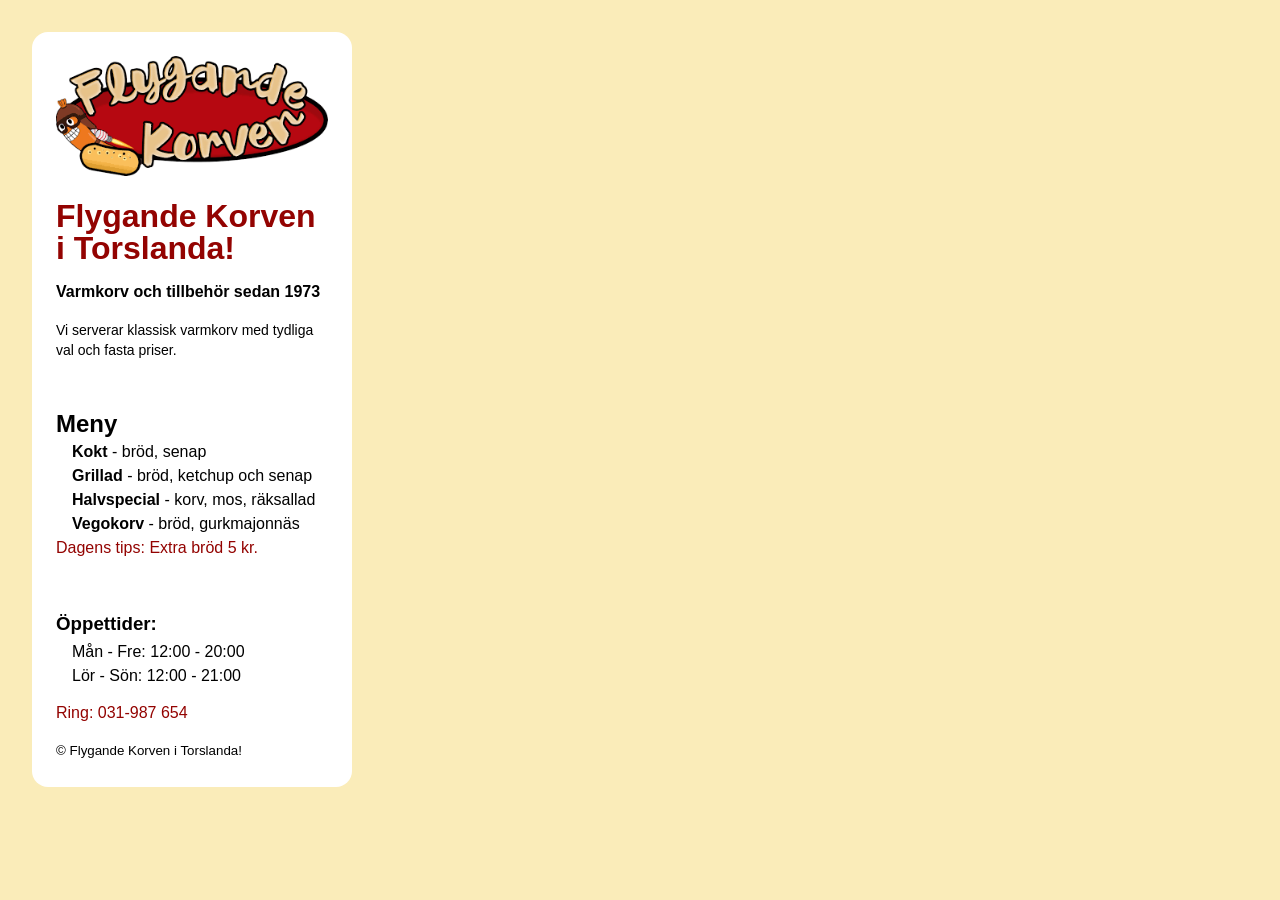
<file: index.html>
<!doctype html>
<html lang="sv">
  <head>
     <meta charset="utf-8">
     <meta name="viewport" content="width=device-width, initial-scale=1">
     <title>Flygande Korven</title>
     <link rel="stylesheet" href="style.css">
  </head>
  <body>  
    <div class="menu-card">    
  <header>
      <img 
          class="logo"
          src="assets/flygande-korven-logo.png" alt="Flygande Korven">
      <h1>Flygande Korven i Torslanda!</h1>
      <p class="tagline">Varmkorv och tillbehör sedan 1973</p>
      <p class="description">Vi serverar klassisk varmkorv med tydliga val och fasta priser.</p>
  </header>
  <main>   
    <h2>Meny</h2>
    <ul class="menu-list">
      <li><b>Kokt</b> - bröd, senap</li>
      <li><b>Grillad</b> - bröd, ketchup och senap</li>
      <li><b>Halvspecial</b> - korv, mos, räksallad</li>
      <li><b>Vegokorv</b> - bröd, gurkmajonnäs</li>
    </ul>
      <p class="tips">Dagens tips: Extra bröd 5 kr.</p>
  </main>
  <footer> 
      <h3> Öppettider:</h3>
    <ul class="open-time">
      <li>Mån - Fre: 12:00 - 20:00</li>
      <li> Lör - Sön: 12:00 - 21:00</li>
    </ul>
      <p class="call">Ring: 031-987 654</p>
      <small>© Flygande Korven i Torslanda!</small>
  </footer>
    </div>
  </body>
</html>
</file>
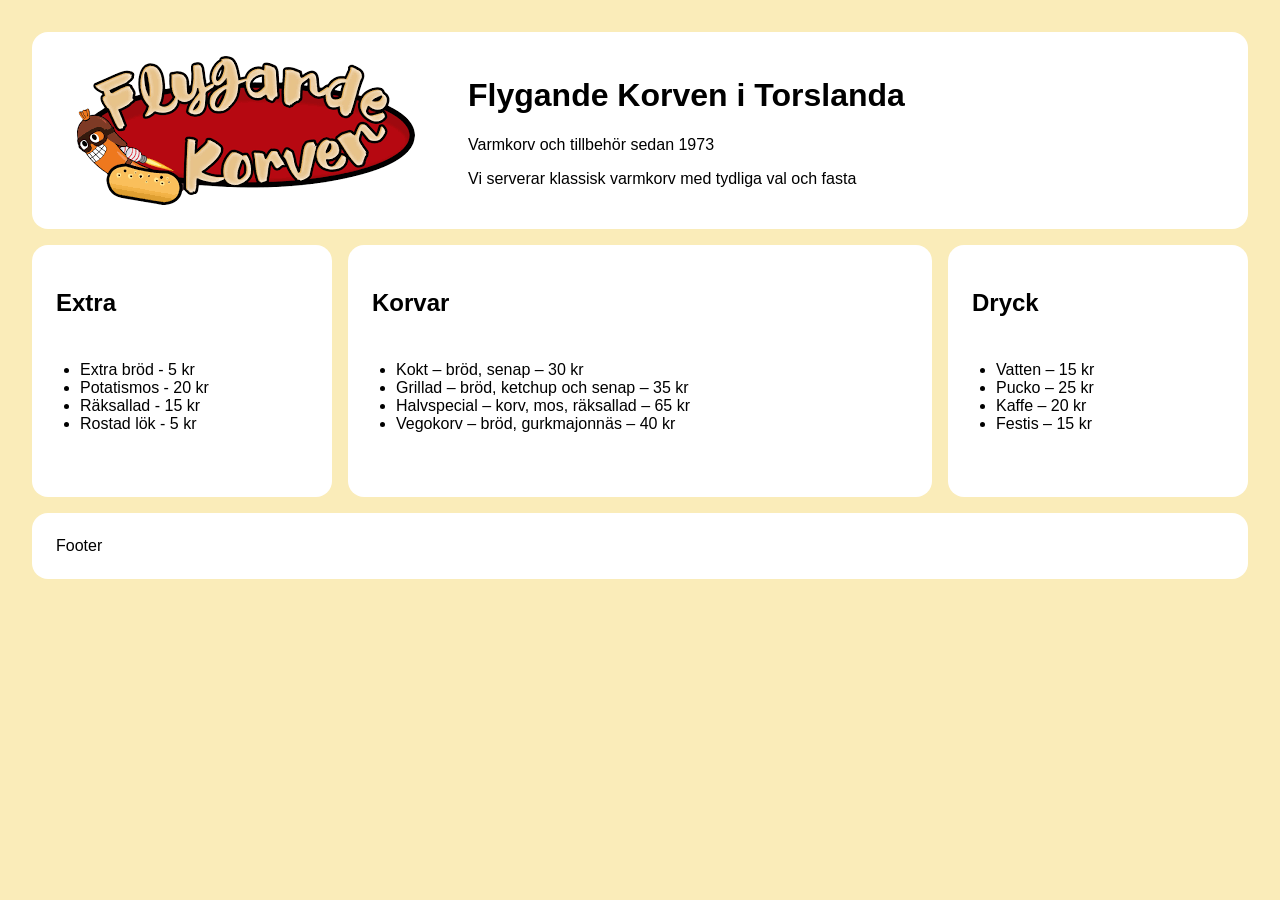
<file: flex/index.html>
<!doctype html>
<html lang="sv">
  <head>
     <meta charset="utf-8">
     <meta name="viewport" content="width=device-width, initial-scale=1">
     <title>Flygande Korven</title>
     <link rel="stylesheet" href="style.css">
  </head>
  <body>
      
    <div class="menu-wrapper">
      <header class="card">
      <div class="logo">
        <img src="/assets/flygande-korven-logo.png"/>
      </div>

      <div class="text"> 
            <h1> Flygande Korven i Torslanda</h1>
                <p>Varmkorv och tillbehör sedan 1973</p>
                <p>Vi serverar klassisk varmkorv med tydliga val och fasta</p>
      </div>
      </header>
      
      <div class="menu-middle">
          <aside class="card">
            <h2>Extra</h2>
              <ul class="card">
                <li>Extra bröd - 5 kr</li>
                <li>Potatismos - 20 kr</li>
                <li>Räksallad - 15 kr</li>
                <li>Rostad lök - 5 kr</li>
              </ul>
          </aside>
          <main class="card">
             <h2>Korvar</h2>
              <ul class="card">
                <li>Kokt – bröd, senap – 30 kr</li>
                <li>Grillad – bröd, ketchup och senap – 35 kr</li>
                <li>Halvspecial – korv, mos, räksallad – 65 kr</li>
                <li>Vegokorv – bröd, gurkmajonnäs – 40 kr</li>
              </ul>
          </main>
          <aside class="card">
             <h2>Dryck</h2>
              <ul class="card">
                <li>Vatten – 15 kr</li>
                <li>Pucko – 25 kr</li>
                <li>Kaffe – 20 kr</li>
                <li>Festis – 15 kr</li>
              </ul>
          </aside>
      </div>
      
      <footer class="card">Footer</footer>  
    </div>
  </body>
</html>
</file>
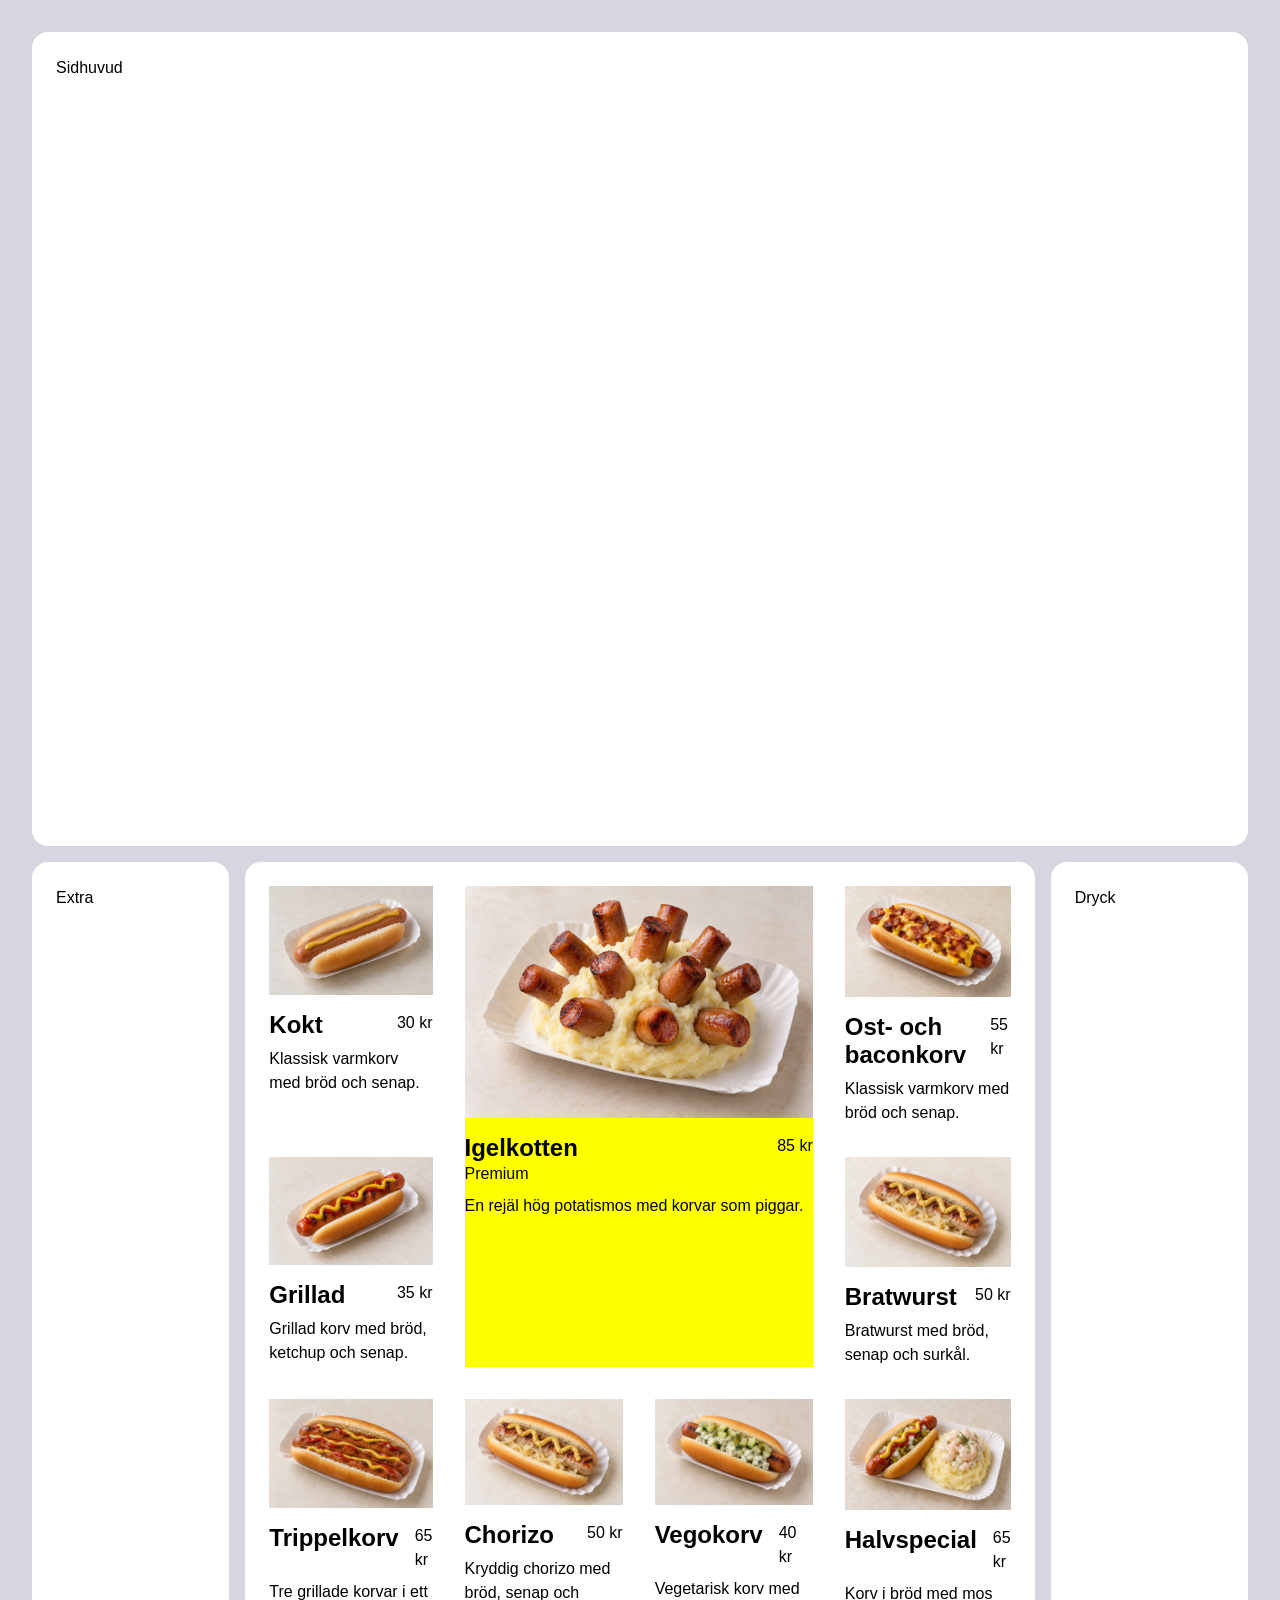
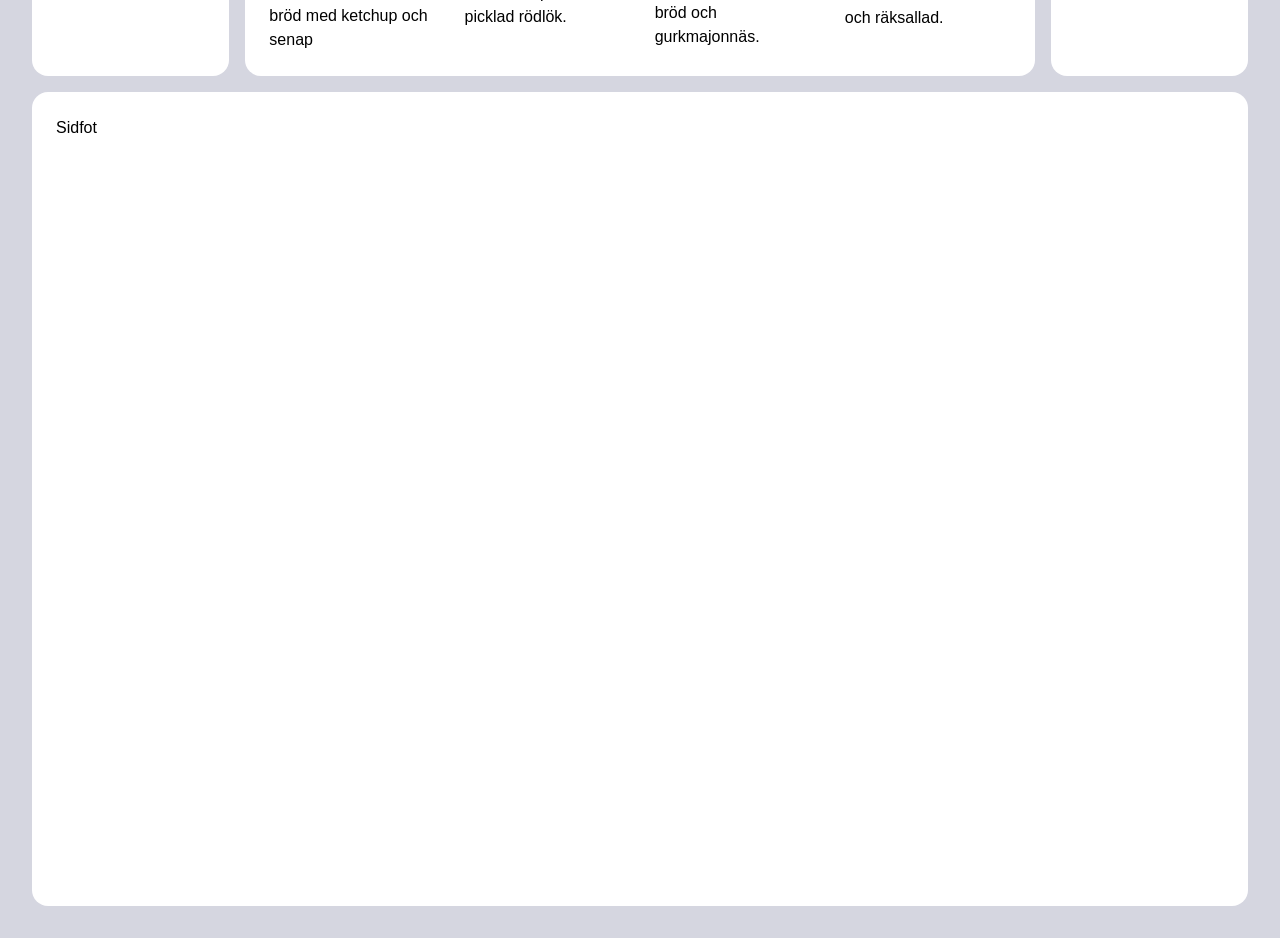
<file: grid/index.html>
<!doctype html>
<html lang="sv">
<head>
  <meta charset="utf-8">
  <meta name="viewport" content="width=device-width, initial-scale=1">
  <title>Flygande Korven – start med Flexbox</title>
  <link rel="stylesheet" href="style.css">
</head>
<body>
  <div class="layout">
    <header class="card">Sidhuvud</header>
    <aside class="card">Extra</aside>
    <main class="card">
      <article class="dish-card">
        <img src="assets/kokt.jpg" width="1536" height="1024" alt="Kokt korv i bröd med senap">
        <div class="dish-copy">
          <div class="dish-heading">
            <div class="dish-label"><h2 class="dish-name">Kokt</h2></div>
            <p class="dish-price">30 kr</p>
          </div>
          <p class="dish-description">Klassisk varmkorv med bröd och senap.</p>
        </div>
      </article>
      <article class="dish-card featured">
        <img src="assets/igelkotten.jpg" width="1536" height="1024" alt="Potatismos med grillade korvbitar som piggar">
        <div class="dish-copy">
          <div class="dish-heading">
            <div class="dish-label"><h2 class="dish-name">Igelkotten</h2><span class="premium">Premium</span></div>
            <p class="dish-price">85 kr</p>
          </div>
          <p class="dish-description">En rejäl hög potatismos med korvar som piggar.</p>
        </div>
      </article>
      <article class="dish-card">
        <img src="assets/ostbacon.jpg" width="1536" height="1024" alt="Korv i bröd med ost och bacon">
        <div class="dish-copy">
          <div class="dish-heading">
            <div class="dish-label"><h2 class="dish-name">Ost- och baconkorv</h2></div>
            <p class="dish-price">55 kr</p>
          </div>
          <p class="dish-description">Klassisk varmkorv med bröd och senap.</p>
        </div>
      </article>
      <article class="dish-card">
        <img src="assets/grillad.jpg" width="1536" height="1024" alt="Grillad korv i bröd med ketchup och senap">
        <div class="dish-copy">
          <div class="dish-heading">
            <div class="dish-label"><h2 class="dish-name">Grillad</h2></div>
            <p class="dish-price">35 kr</p>
          </div>
          <p class="dish-description">Grillad korv med bröd, ketchup och senap.</p>
        </div>
      </article>
      <article class="dish-card">
        <img src="assets/bratwurst.jpg" width="1536" height="1024" alt="Bratwurst i bröd med senap och surkål">
        <div class="dish-copy">
          <div class="dish-heading">
            <div class="dish-label"><h2 class="dish-name">Bratwurst</h2></div>
            <p class="dish-price">50 kr</p>
          </div>
          <p class="dish-description">Bratwurst med bröd, senap och surkål.</p>
        </div>
      </article>
      <article class="dish-card">
        <img src="assets/trippelkorv.jpg" width="1536" height="1024" alt="Tre korvar i ett bröd med ketchup och senap">
        <div class="dish-copy">
          <div class="dish-heading">
            <div class="dish-label"><h2 class="dish-name">Trippelkorv</h2></div>
            <p class="dish-price">65 kr</p>
          </div>
          <p class="dish-description">Tre grillade korvar i ett bröd med ketchup och senap</p>
        </div>
      </article>
      <article class="dish-card">
        <img src="assets/bratwurst.jpg" width="1536" height="1024" alt="Korv i bröd med senap, samma referensbild som Bratwurst">
        <div class="dish-copy">
          <div class="dish-heading">
            <div class="dish-label"><h2 class="dish-name">Chorizo</h2></div>
            <p class="dish-price">50 kr</p>
          </div>
          <p class="dish-description">Kryddig chorizo med bröd, senap och picklad rödlök.</p>
        </div>
      </article>
      <article class="dish-card">
        <img src="assets/vegokorv.jpg" width="1536" height="1024" alt="Vegokorv i bröd med gurkmajonnäs">
        <div class="dish-copy">
          <div class="dish-heading">
            <div class="dish-label"><h2 class="dish-name">Vegokorv</h2></div>
            <p class="dish-price">40 kr</p>
          </div>
          <p class="dish-description">Vegetarisk korv med bröd och gurkmajonnäs.</p>
        </div>
      </article>
      <article class="dish-card">
        <img src="assets/halvspecial.jpg" width="1536" height="1024" alt="Korv i bröd med mos och räksallad">
        <div class="dish-copy">
          <div class="dish-heading">
            <div class="dish-label"><h2 class="dish-name">Halvspecial</h2></div>
            <p class="dish-price">65 kr</p>
          </div>
          <p class="dish-description">Korv i bröd med mos och räksallad.</p>
        </div>
      </article>
    </main>
    <aside class="card">Dryck</aside>
    <footer class="card">Sidfot</footer>
  </div>
<div class="menu-wrapper">
  <header class="card menu-header">
    <div class="logo"><img src="assets/flygande-korven-logo.png" width="338" height="149" alt="Flygande Korven"></div>
    <div class="text">
      <h1>Flygande Korven i Torslanda</h1>
      <div class="intro-lines"><p>Varmkorv och tillbehör sedan 1973</p><p>Vi serverar klassisk varmkorv med tydliga val och fasta priser.</p></div>
    </div>
  </header>
  <!-- Nästa steg: flytta upp de tre panelerna och ta bort denna wrapper. -->
  <div class="menu-middle">
  <aside class="card side-menu" aria-labelledby="extra-heading">
    <h2 id="extra-heading">Extra</h2>
    <ul><li>Extra bröd – 5 kr</li><li>Potatismos – 20 kr</li><li>Räksallad – 15 kr</li><li>Rostad lök – 5 kr</li></ul>
  </aside>
  <main class="card main-menu" aria-label="Korvmeny">
    <div class="dish-grid">
      <article class="dish-card">
        <img src="assets/kokt.jpg" width="1536" height="1024" alt="Kokt korv i bröd med senap">
        <div class="dish-copy">
          <div class="dish-heading">
            <div class="dish-label"><h2 class="dish-name">Kokt</h2></div>
            <p class="dish-price">30 kr</p>
          </div>
          <p class="dish-description">Klassisk varmkorv med bröd och senap.</p>
        </div>
      </article>
      <article class="dish-card featured">
        <img src="assets/igelkotten.jpg" width="1536" height="1024" alt="Potatismos med grillade korvbitar som piggar">
        <div class="dish-copy">
          <div class="dish-heading">
            <div class="dish-label"><h2 class="dish-name">Igelkotten</h2><span class="premium">Premium</span></div>
            <p class="dish-price">85 kr</p>
          </div>
          <p class="dish-description">En rejäl hög potatismos med korvar som piggar.</p>
        </div>
      </article>
      <article class="dish-card">
        <img src="assets/ostbacon.jpg" width="1536" height="1024" alt="Korv i bröd med ost och bacon">
        <div class="dish-copy">
          <div class="dish-heading">
            <div class="dish-label"><h2 class="dish-name">Ost- och baconkorv</h2></div>
            <p class="dish-price">55 kr</p>
          </div>
          <p class="dish-description">Klassisk varmkorv med bröd och senap.</p>
        </div>
      </article>
      <article class="dish-card">
        <img src="assets/grillad.jpg" width="1536" height="1024" alt="Grillad korv i bröd med ketchup och senap">
        <div class="dish-copy">
          <div class="dish-heading">
            <div class="dish-label"><h2 class="dish-name">Grillad</h2></div>
            <p class="dish-price">35 kr</p>
          </div>
          <p class="dish-description">Grillad korv med bröd, ketchup och senap.</p>
        </div>
      </article>
      <article class="dish-card">
        <img src="assets/bratwurst.jpg" width="1536" height="1024" alt="Bratwurst i bröd med senap och surkål">
        <div class="dish-copy">
          <div class="dish-heading">
            <div class="dish-label"><h2 class="dish-name">Bratwurst</h2></div>
            <p class="dish-price">50 kr</p>
          </div>
          <p class="dish-description">Bratwurst med bröd, senap och surkål.</p>
        </div>
      </article>
      <article class="dish-card">
        <img src="assets/trippelkorv.jpg" width="1536" height="1024" alt="Tre korvar i ett bröd med ketchup och senap">
        <div class="dish-copy">
          <div class="dish-heading">
            <div class="dish-label"><h2 class="dish-name">Trippelkorv</h2></div>
            <p class="dish-price">65 kr</p>
          </div>
          <p class="dish-description">Tre grillade korvar i ett bröd med ketchup och senap</p>
        </div>
      </article>
      <article class="dish-card">
        <img src="assets/bratwurst.jpg" width="1536" height="1024" alt="Korv i bröd med senap, samma referensbild som Bratwurst">
        <div class="dish-copy">
          <div class="dish-heading">
            <div class="dish-label"><h2 class="dish-name">Chorizo</h2></div>
            <p class="dish-price">50 kr</p>
          </div>
          <p class="dish-description">Kryddig chorizo med bröd, senap och picklad rödlök.</p>
        </div>
      </article>
      <article class="dish-card">
        <img src="assets/vegokorv.jpg" width="1536" height="1024" alt="Vegokorv i bröd med gurkmajonnäs">
        <div class="dish-copy">
          <div class="dish-heading">
            <div class="dish-label"><h2 class="dish-name">Vegokorv</h2></div>
            <p class="dish-price">40 kr</p>
          </div>
          <p class="dish-description">Vegetarisk korv med bröd och gurkmajonnäs.</p>
        </div>
      </article>
      <article class="dish-card">
        <img src="assets/halvspecial.jpg" width="1536" height="1024" alt="Korv i bröd med mos och räksallad">
        <div class="dish-copy">
          <div class="dish-heading">
            <div class="dish-label"><h2 class="dish-name">Halvspecial</h2></div>
            <p class="dish-price">65 kr</p>
          </div>
          <p class="dish-description">Korv i bröd med mos och räksallad.</p>
        </div>
      </article>
    </div>
  </main>
  <aside class="card side-menu" aria-labelledby="drink-heading">
    <h2 id="drink-heading">Dryck</h2>
    <ul><li>Vatten – 15 kr</li><li>Pucko – 25 kr</li><li>Kaffe – 20 kr</li><li>Festis – 15 kr</li></ul>
  </aside>
  </div>
  <footer class="card menu-footer">
    <div class="footer-copy">
      <h2>Öppet</h2>
      <ul><li>mån–fre 10–22</li><li>lör 12–24</li><li>sön 12–20</li></ul>
    </div>
    <div class="logo"><img src="assets/flygande-korven-logo.png" width="338" height="149" alt="Flygande Korven"></div>
    <div class="footer-copy contact">
      <div class="contact-content">
      <h2>Kontakt</h2>
      <ul><li>Korvvägen 1</li><li>Torslanda</li><li><a href="tel:031987654">Ring: 031-987 654</a></li></ul>
      </div>
    </div>
  </footer>
</div>
</body>
</html>
</file>
<file: style.css>
*{
    margin: 0;
    padding: 0;
    box-sizing: border-box;
}

body{
    font-family: Arial, sans-serif;
    font-size: 16px;
    color: #000;
    background-color: rgb(250, 236, 185);
    padding: 32px;
    line-height: 24px;
}

.menu-card{
    background-color: white;
    padding: 24px;
    width: 320px;
    border-radius:16px;
}

.logo{
    display: block;
    width: 100%;
    height: auto;
    margin-bottom: 24px
}

h1{
    color:rgb(147, 3, 1);
    line-height: 32px;
    margin-bottom: 16px;
}

h2{
    line-height: 32px;
}

h3{
    line-height: 32px;
}

p.tagline{
    font-weight: 700;
    margin-bottom: 16px;
}

p.description{
    font-size: 14px;
    line-height: 20px;
}

p.tips{
    color:rgb(147, 3, 1)
}

p.call{
    color:rgb(147, 3, 1);
}

header{
    margin-bottom: 48px;
}

footer{
    margin-top: 48px
}

.menu-list {
    list-style: none;
    padding-left: 16px;
}

.open-time {
    list-style: none;
    padding-left: 16px;
}

.call {
    line-height: 50px;
}
</file>
<file: flex/style.css>
body{
    color: #000;
    font-family: Arial, sans-serif;
    font-size: 16px;
    margin: 0;
    padding: 32px;
    background: rgb(250, 236, 185);
}

*{
    box-sizing: border-box;
}

.menu-wrapper {
    display: flex;
    flex-direction: column;
    gap: 16px
}

header {
    display: flex;
    gap: 32px;
}

header .logo{
    flex-basis: 380px;
    display: flex;
    justify-content: center;
    align-items: center;
}

header .text {
    flex-grow: 1;
}

.menu-middle {
    display: flex;
    justify-content: space-between;
    gap: 16px;
}

.menu-middle aside {
    flex-basis: 300px;
}

.menu-middle main {
    flex-grow: 1;
}

.card {
    background: white;
    border-radius:16px;
    padding: 24px;
}
</file>
<file: grid/style.css>
/* Gemensamma grundstilar från den första menyn. */
* { box-sizing: border-box; }
body { color: #000; font-family: Arial, sans-serif; font-size: 16px; margin: 0; padding: 32px; background: #d5d6e0; line-height: 24px; }
h1, h2, h3, p, ul { margin: 0; }
h1 { font-size: 32px; line-height: 40px; }
h2 { font-size: 24px; line-height: 28px; }
ul { list-style: none; padding: 0; }
.main-menu li strong { font-weight: 400; }
a { color: inherit; }
.tagline { font-weight: 400; }
.description { font-size: 16px; line-height: 24px; }
.menu-tip { font-size: 14px; line-height: 20px; }
.copyright { margin-top: 16px; font-size: 12px; line-height: 16px; text-align: center; }
.card { background: #fff; border-radius: 16px; padding: 24px; }
.logo img { display: block; width: 100%; max-width: 190px; height: auto; }

.menu-wrapper {
  display: none;
  flex-direction: column;
  gap: 16px;
}

.menu-middle {
  display: flex;
  gap: 16px;
}

.menu-middle > aside { flex-basis: 20%; min-width: 0; }
.menu-middle > .main-menu { flex-grow: 1; min-width: 0; }

.menu-wrapper > header { display: flex; align-items: center; gap: 32px; }
.logo { flex-basis: 190px; flex-shrink: 0; min-width: 0; display: flex; align-items: center; justify-content: center; }

.text {
  flex-grow: 1;
  min-width: 0;
  display: flex;
  flex-direction: column;
  align-items: flex-start;
  justify-content: center;
  gap: 8px;
  text-align: left;
}
.text h1 { margin-bottom: 8px; }

.menu-wrapper > footer { display: flex; justify-content: space-between; gap: 16px; }
.footer-copy { flex-basis: 20%; min-width: 0; }

.footer-copy {
  display: flex;
  flex-direction: column;
  align-items: flex-start;
  justify-content: flex-start;
  gap: 16px;
  text-align: left;
}
.side-menu, .main-menu { display: flex; flex-direction: column; gap: 16px; }





/* Nya menybilder: bara en grundregel så att de ryms i sidan.
   Korvkortens utseende, Flexbox och Grid skriver du själv. */
.dish-card img { display: block; max-width: 100%; height: auto; }

/* Din uppgift: se README.md och Figma. Börja med HTML-strukturen. */

/* Samma gruppering av kontaktuppgifterna som i den tidigare footern. */
.contact-content { display: flex; flex-direction: column; gap: 16px; }

.layout {
  display: grid;
  grid-template-columns: 1fr 4fr 1fr;
  grid-template-rows: 1fr 1fr 1fr;
  gap: 16px;
}

header, footer {
  grid-column: 1 / -1;
}

main {
  display: grid;
  grid-template-columns: 1fr 1fr 1fr 1fr;
  gap: 32px;
}

.featured {
  background: yellow;
  grid-column: span 2;
  grid-row: span 2;
}

.dish-card{
  display: flex;
  flex-direction: column;
  gap: 16px;
}

.dish-copy{
  display: flex;
  flex-direction: column;
  gap: 8px;
}

.dish-heading{
  display: flex;
  flex-direction: row;
  justify-content: space-between;
  gap: 16px;
}

.dish-name{

}

.dish-price{

}

.dish-description{

}

.dish-card img{
  aspect-ratio: 3/2;
  object-fit: cover;
}

@media (max-width: 500px) {
  .layout {
   display: flex;
   flex-direction: column;
  }

  main{
    grid-template-columns: 1fr;
  }

  .dish-card.featured{
    grid-column: span 1;
    grid-row: span 1;
  }
</file>
